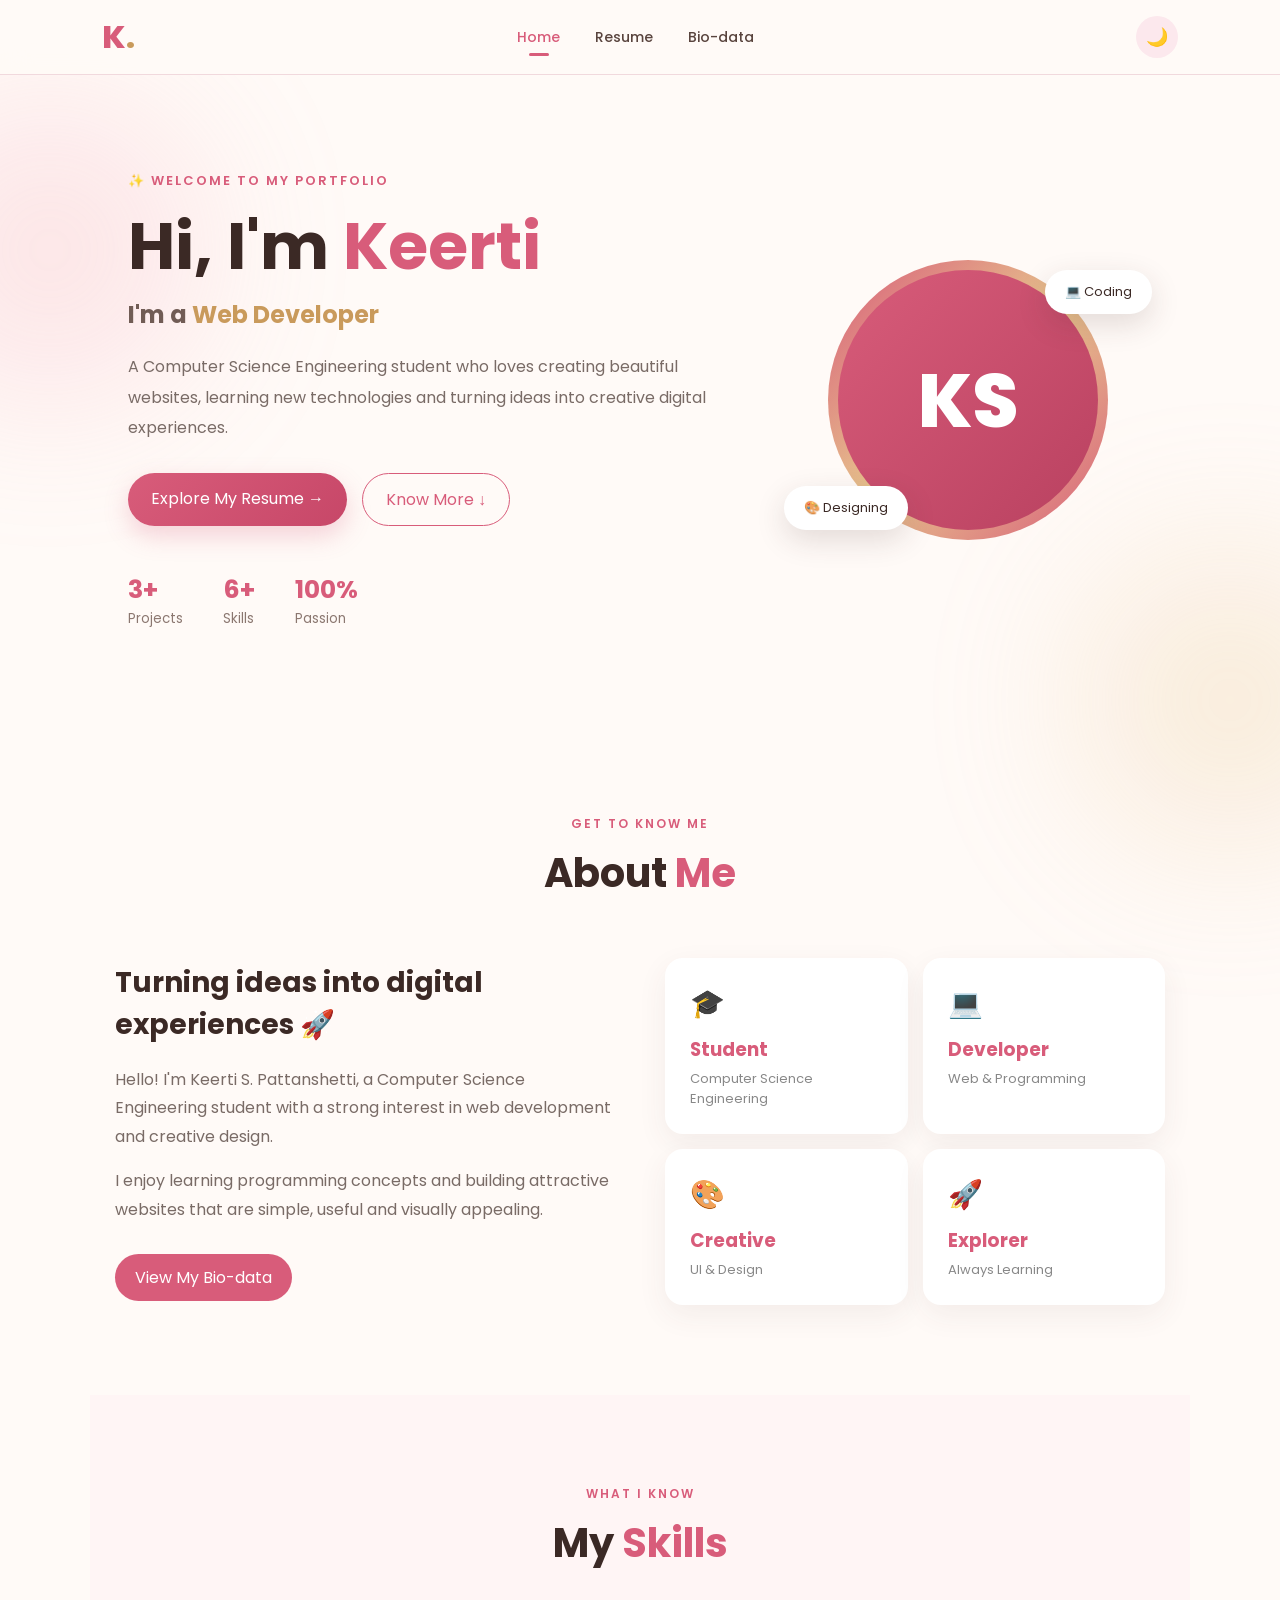
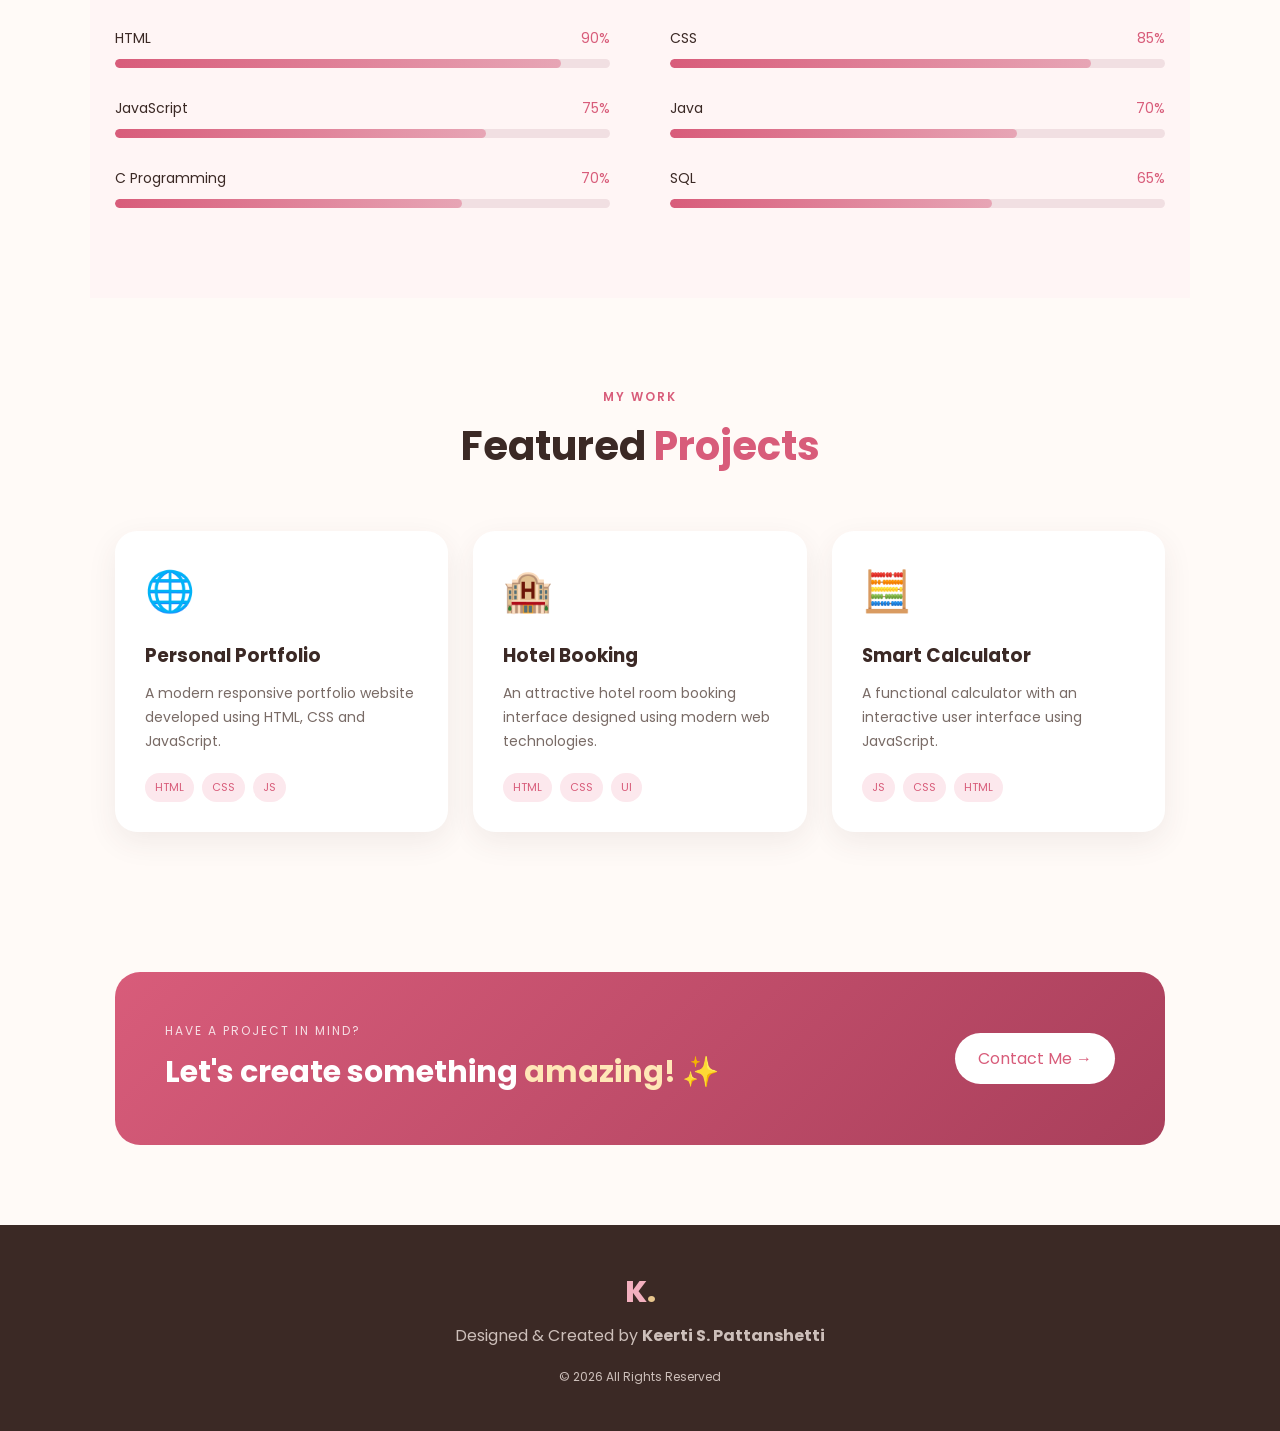
<file: index.html>
<!DOCTYPE html>
<html lang="en">

<head>

    <meta charset="UTF-8">
    <meta name="viewport" content="width=device-width, initial-scale=1.0">

    <title>Keerti | Portfolio</title>

    <link rel="stylesheet" href="style.css">

    <!-- Google Font -->
    <link rel="preconnect" href="https://fonts.googleapis.com">
    <link rel="preconnect" href="https://fonts.gstatic.com" crossorigin>

    <link href="https://fonts.googleapis.com/css2?family=Poppins:wght@300;400;500;600;700;800&display=swap"
        rel="stylesheet">

    <!-- jQuery -->
    <script src="https://code.jquery.com/jquery-3.7.1.min.js"></script>

</head>


<body>

    <!-- Background circles -->

    <div class="bg-circle circle-one"></div>
    <div class="bg-circle circle-two"></div>


    <!-- NAVIGATION -->

    <header>

        <div class="logo">
            K<span>.</span>
        </div>

        <nav>

            <a href="index.html" class="active">Home</a>

            <a href="resume.html">Resume</a>

            <a href="biodata.html">Bio-data</a>

        </nav>


        <button id="themeBtn" class="theme-btn">
            🌙
        </button>

    </header>



    <!-- HERO SECTION -->

    <section class="hero">

        <div class="hero-content">

            <p class="welcome">
                ✨ WELCOME TO MY PORTFOLIO
            </p>

            <h1>
                Hi, I'm
                <span>Keerti</span>
            </h1>

            <h2>
                I'm a <span id="typing"></span>
            </h2>

            <p class="hero-description">

                A Computer Science Engineering student who loves
                creating beautiful websites, learning new technologies
                and turning ideas into creative digital experiences.

            </p>


            <div class="hero-buttons">

                <a href="resume.html" class="main-btn">
                    Explore My Resume →
                </a>

                <a href="#about" class="second-btn">
                    Know More ↓
                </a>

            </div>


            <div class="quick-info">

                <div>
                    <strong>3+</strong>
                    <small>Projects</small>
                </div>

                <div>
                    <strong>6+</strong>
                    <small>Skills</small>
                </div>

                <div>
                    <strong>100%</strong>
                    <small>Passion</small>
                </div>

            </div>

        </div>


        <!-- PROFILE -->

        <div class="hero-profile">

            <div class="profile-glow">

                <div class="profile-circle">
                    KS
                </div>

            </div>

            <div class="floating-card card-top">
                💻 Coding
            </div>

            <div class="floating-card card-bottom">
                🎨 Designing
            </div>

        </div>

    </section>



    <!-- ABOUT -->

    <section id="about" class="section">

        <div class="section-heading">

            <p>GET TO KNOW ME</p>

            <h2>About <span>Me</span></h2>

        </div>


        <div class="about-grid">

            <div class="about-text">

                <h3>Turning ideas into digital experiences 🚀</h3>

                <p>

                    Hello! I'm Keerti S. Pattanshetti, a Computer Science
                    Engineering student with a strong interest in web
                    development and creative design.

                </p>

                <p>

                    I enjoy learning programming concepts and building
                    attractive websites that are simple, useful and
                    visually appealing.

                </p>

                <a href="biodata.html" class="small-btn">
                    View My Bio-data
                </a>

            </div>


            <div class="about-cards">

                <div class="mini-card">
                    <span>🎓</span>
                    <h3>Student</h3>
                    <p>Computer Science Engineering</p>
                </div>

                <div class="mini-card">
                    <span>💻</span>
                    <h3>Developer</h3>
                    <p>Web & Programming</p>
                </div>

                <div class="mini-card">
                    <span>🎨</span>
                    <h3>Creative</h3>
                    <p>UI & Design</p>
                </div>

                <div class="mini-card">
                    <span>🚀</span>
                    <h3>Explorer</h3>
                    <p>Always Learning</p>
                </div>

            </div>

        </div>

    </section>



    <!-- SKILLS -->

    <section class="section skills-section">

        <div class="section-heading">

            <p>WHAT I KNOW</p>

            <h2>My <span>Skills</span></h2>

        </div>


        <div class="skills-grid">


            <div class="skill">

                <div class="skill-name">
                    <span>HTML</span>
                    <span>90%</span>
                </div>

                <div class="skill-line">
                    <div class="skill-fill" data-width="90%"></div>
                </div>

            </div>


            <div class="skill">

                <div class="skill-name">
                    <span>CSS</span>
                    <span>85%</span>
                </div>

                <div class="skill-line">
                    <div class="skill-fill" data-width="85%"></div>
                </div>

            </div>


            <div class="skill">

                <div class="skill-name">
                    <span>JavaScript</span>
                    <span>75%</span>
                </div>

                <div class="skill-line">
                    <div class="skill-fill" data-width="75%"></div>
                </div>

            </div>


            <div class="skill">

                <div class="skill-name">
                    <span>Java</span>
                    <span>70%</span>
                </div>

                <div class="skill-line">
                    <div class="skill-fill" data-width="70%"></div>
                </div>

            </div>


            <div class="skill">

                <div class="skill-name">
                    <span>C Programming</span>
                    <span>70%</span>
                </div>

                <div class="skill-line">
                    <div class="skill-fill" data-width="70%"></div>
                </div>

            </div>


            <div class="skill">

                <div class="skill-name">
                    <span>SQL</span>
                    <span>65%</span>
                </div>

                <div class="skill-line">
                    <div class="skill-fill" data-width="65%"></div>
                </div>

            </div>

        </div>

    </section>



    <!-- PROJECTS -->

    <section class="section">

        <div class="section-heading">

            <p>MY WORK</p>

            <h2>Featured <span>Projects</span></h2>

        </div>


        <div class="project-grid">


            <div class="project-card">

                <div class="project-icon">
                    🌐
                </div>

                <h3>Personal Portfolio</h3>

                <p>
                    A modern responsive portfolio website developed
                    using HTML, CSS and JavaScript.
                </p>

                <div class="tags">
                    <span>HTML</span>
                    <span>CSS</span>
                    <span>JS</span>
                </div>

            </div>


            <div class="project-card">

                <div class="project-icon">
                    🏨
                </div>

                <h3>Hotel Booking</h3>

                <p>
                    An attractive hotel room booking interface
                    designed using modern web technologies.
                </p>

                <div class="tags">
                    <span>HTML</span>
                    <span>CSS</span>
                    <span>UI</span>
                </div>

            </div>


            <div class="project-card">

                <div class="project-icon">
                    🧮
                </div>

                <h3>Smart Calculator</h3>

                <p>
                    A functional calculator with an interactive
                    user interface using JavaScript.
                </p>

                <div class="tags">
                    <span>JS</span>
                    <span>CSS</span>
                    <span>HTML</span>
                </div>

            </div>

        </div>

    </section>



    <!-- CONTACT -->

    <section class="contact-section">

        <div>

            <p class="contact-small">
                HAVE A PROJECT IN MIND?
            </p>

            <h2>
                Let's create something
                <span>amazing!</span> ✨
            </h2>

        </div>


        <a href="mailto:keertiisp@gmail.com" class="contact-btn">
            Contact Me →
        </a>

    </section>



    <!-- FOOTER -->

    <footer>

        <div class="footer-logo">
            K<span>.</span>
        </div>

        <p>
            Designed & Created by
            <strong>Keerti S. Pattanshetti</strong>
        </p>

        <p class="copyright">
            © 2026 All Rights Reserved
        </p>

    </footer>


    <script src="script.js"></script>

</body>

</html>
</file>
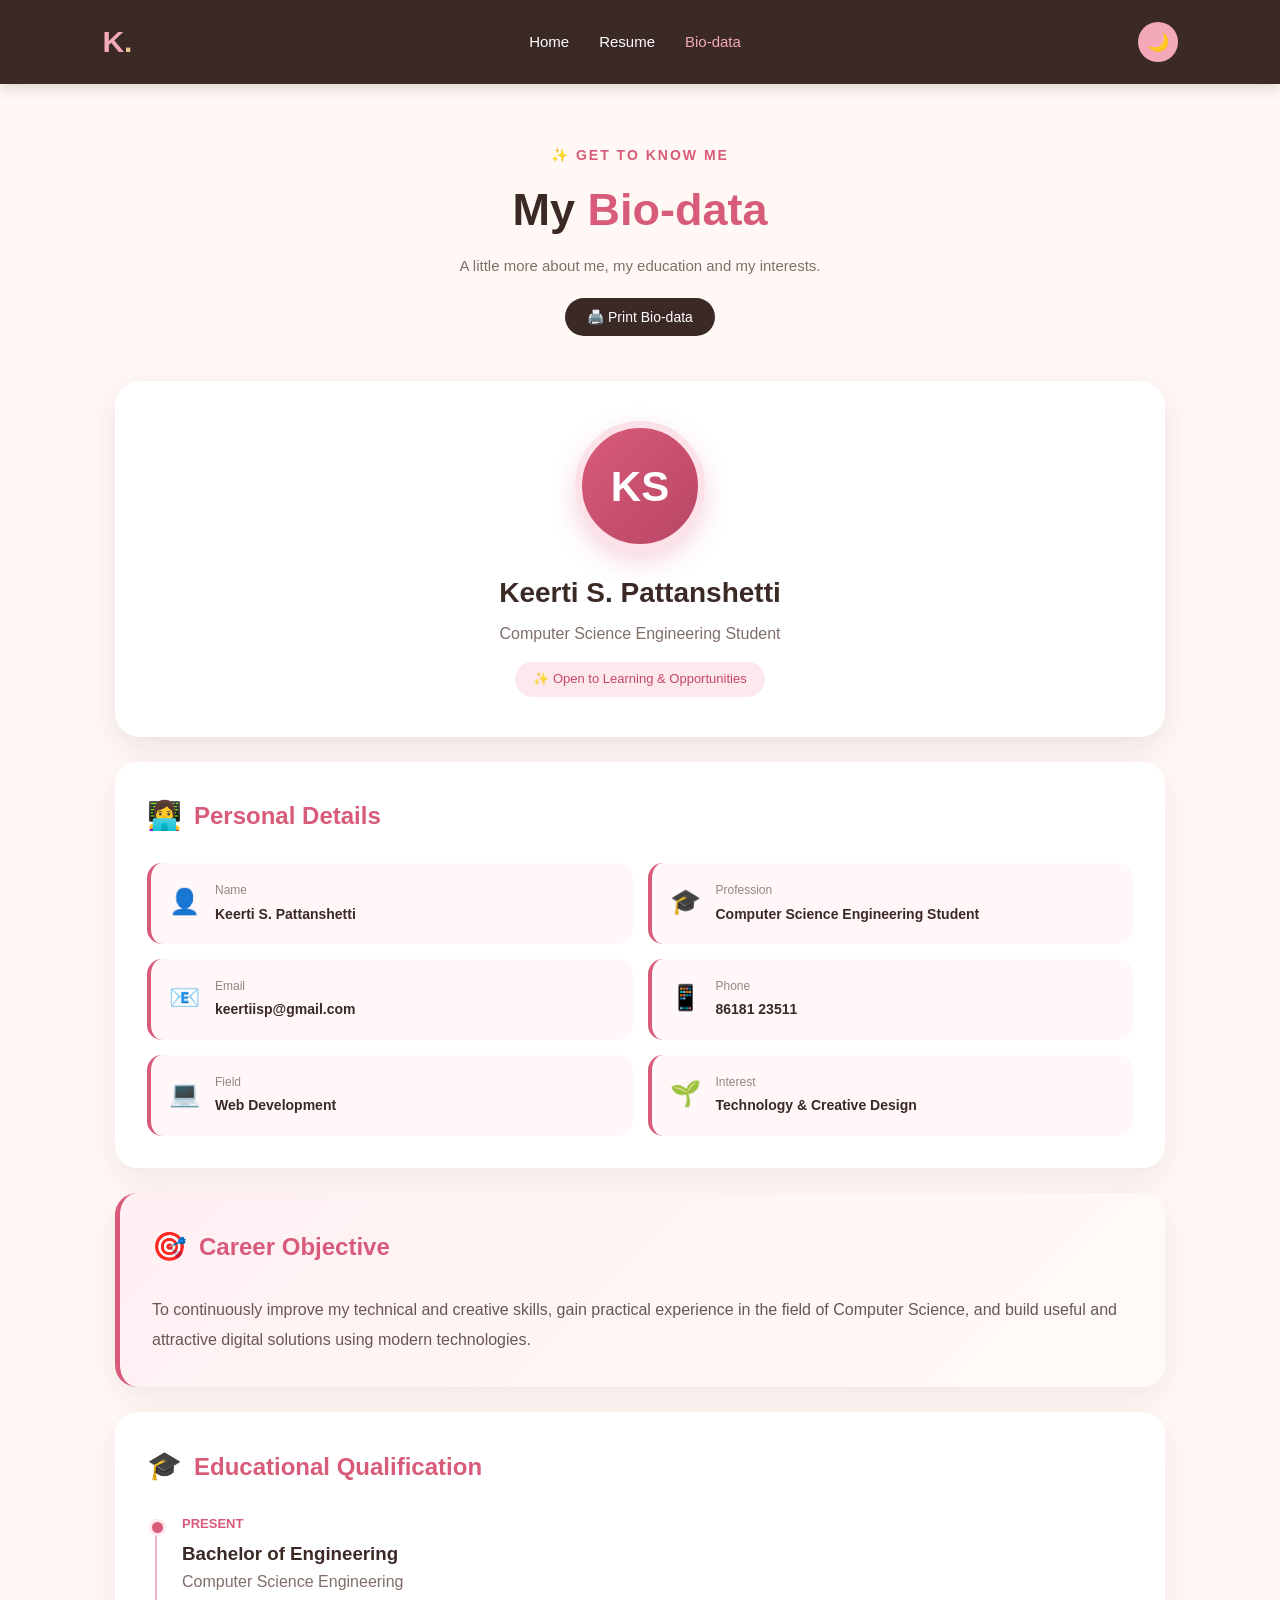
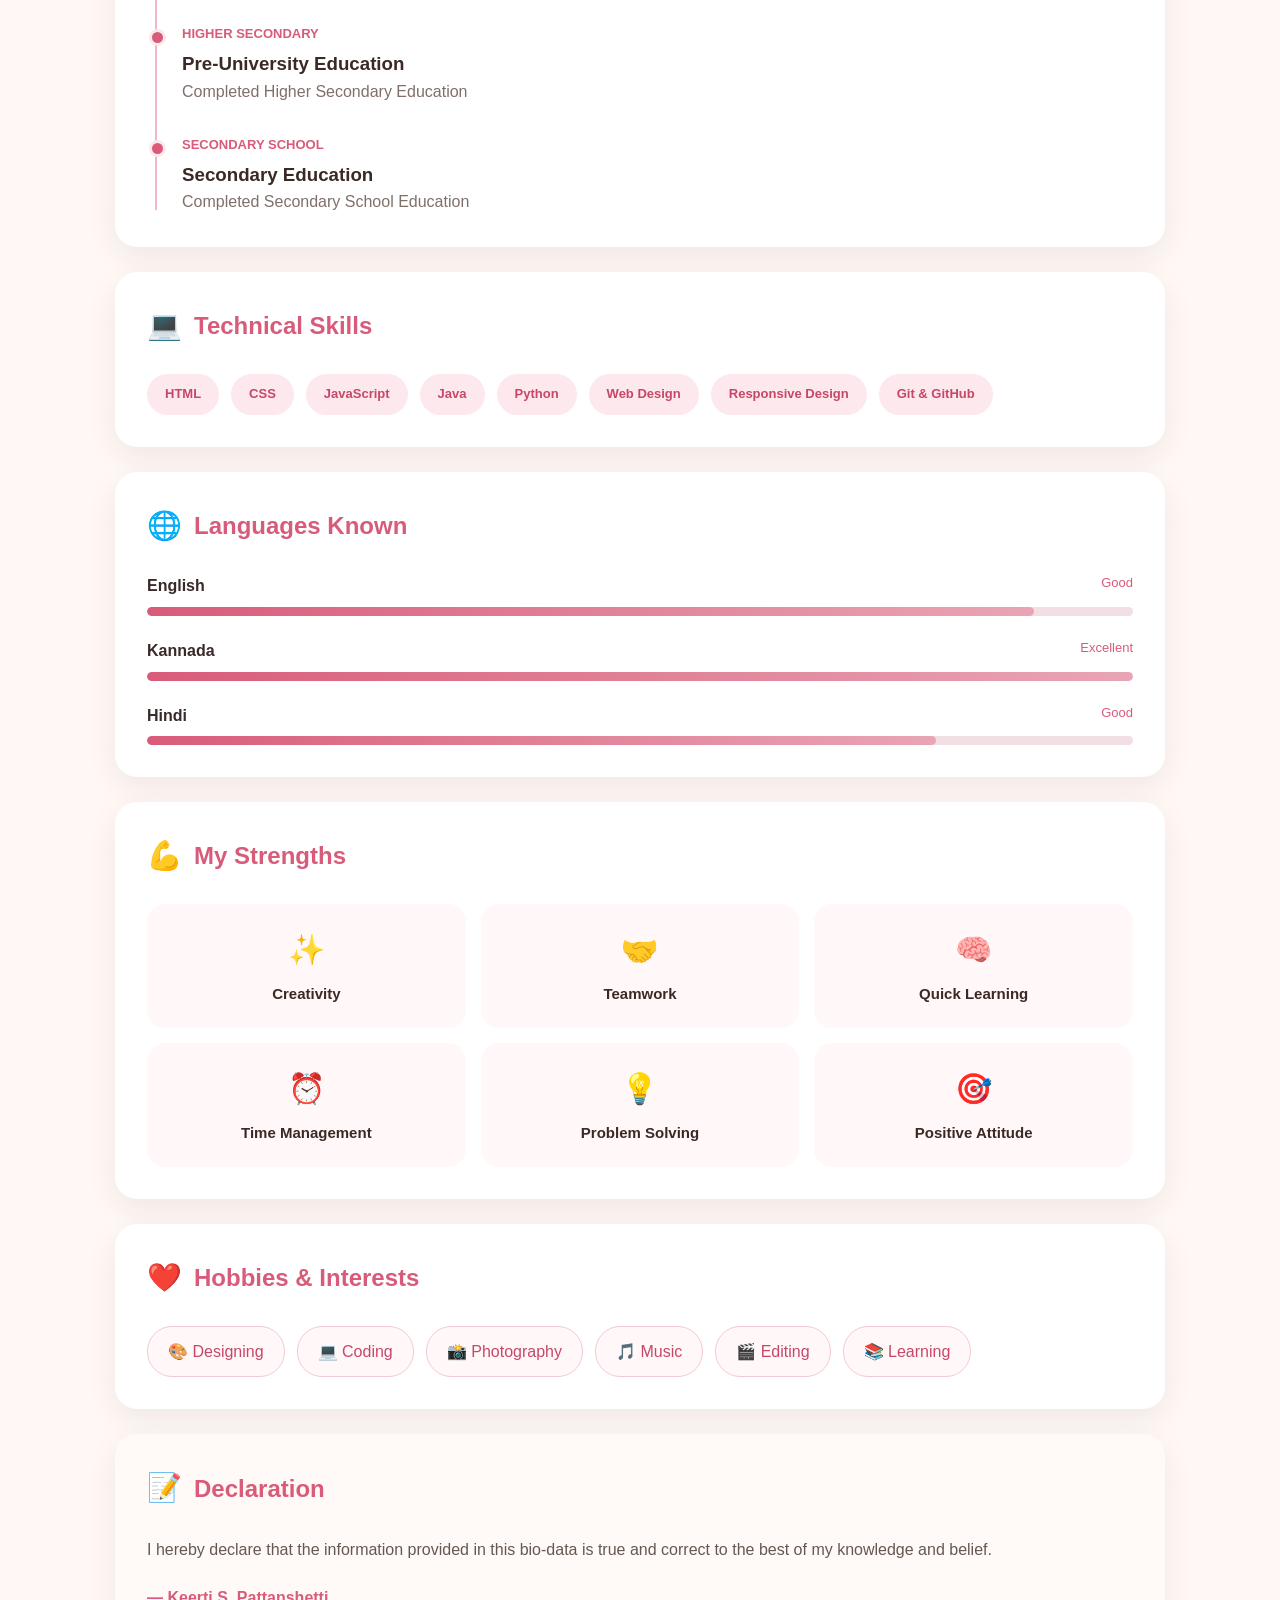
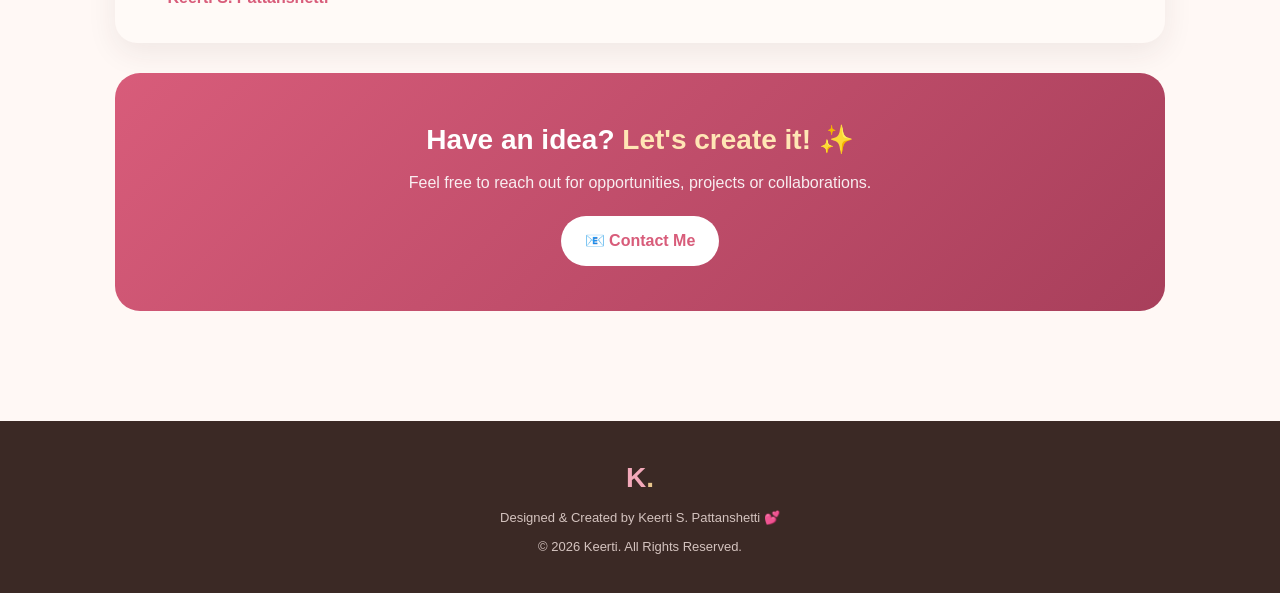
<file: biodata.html>
<!DOCTYPE html>
<html lang="en">

<head>

    <meta charset="UTF-8">

    <meta name="viewport"
          content="width=device-width, initial-scale=1.0">

    <title>Keerti | Bio-data</title>

    <style>

        * {
            margin: 0;
            padding: 0;
            box-sizing: border-box;
        }

        html {
            scroll-behavior: smooth;
        }

        body {
            font-family: Arial, sans-serif;
            background: #fff8f5;
            color: #382a28;
            line-height: 1.6;
        }

        /* ================= HEADER ================= */

        header {
            background: #3b2925;
            color: white;
            padding: 18px 8%;

            display: flex;
            align-items: center;
            justify-content: space-between;

            position: sticky;
            top: 0;
            z-index: 1000;

            box-shadow: 0 4px 15px rgba(0,0,0,0.15);
        }

        .logo {
            font-size: 30px;
            font-weight: bold;
            color: #f3a9ba;
        }

        .logo span {
            color: #e7c58d;
        }

        nav {
            display: flex;
            gap: 30px;
        }

        nav a {
            color: white;
            text-decoration: none;
            font-size: 15px;
            transition: 0.3s;
        }

        nav a:hover,
        nav a.active {
            color: #f3a9ba;
        }

        .theme-btn {
            border: none;
            background: #f3a9ba;
            color: #3b2925;

            width: 40px;
            height: 40px;

            border-radius: 50%;

            cursor: pointer;
            font-size: 18px;
        }


        /* ================= MAIN ================= */

        .container {
            width: 90%;
            max-width: 1050px;
            margin: auto;
            padding: 60px 0;
        }


        /* ================= TITLE ================= */

        .title {
            text-align: center;
            margin-bottom: 45px;
        }

        .title p {
            color: #d85c7a;
            font-size: 14px;
            font-weight: bold;
            letter-spacing: 2px;
        }

        .title h1 {
            font-size: 45px;
            margin: 8px 0;
            color: #3b2925;
        }

        .title h1 span {
            color: #d85c7a;
        }

        .title .subtitle {
            color: #806f69;
            font-size: 15px;
        }


        /* ================= PROFILE ================= */

        .profile {
            background: white;
            border-radius: 25px;

            padding: 40px;

            text-align: center;

            box-shadow: 0 10px 30px rgba(70,40,40,0.10);

            margin-bottom: 25px;
        }

        .profile-circle {
            width: 130px;
            height: 130px;

            margin: auto;
            margin-bottom: 20px;

            border-radius: 50%;

            display: flex;
            align-items: center;
            justify-content: center;

            font-size: 42px;
            font-weight: bold;

            color: white;

            background: linear-gradient(
                135deg,
                #d85c7a,
                #b94564
            );

            border: 7px solid #fce2e8;

            box-shadow: 0 10px 25px rgba(216,92,122,0.25);
        }

        .profile h2 {
            font-size: 28px;
            color: #3b2925;
        }

        .profile p {
            color: #806f69;
            margin-top: 5px;
        }

        .status {
            display: inline-block;

            margin-top: 15px;

            padding: 7px 18px;

            background: #fce8ed;

            color: #c74768;

            border-radius: 20px;

            font-size: 13px;
        }


        /* ================= CARDS ================= */

        .card {
            background: white;

            padding: 32px;

            margin-bottom: 25px;

            border-radius: 22px;

            box-shadow: 0 10px 30px rgba(70,40,40,0.08);

            transition: 0.3s;
        }

        .card:hover {
            transform: translateY(-3px);
        }

        .card-title {
            display: flex;
            align-items: center;

            gap: 12px;

            margin-bottom: 25px;
        }

        .card-title .icon {
            font-size: 28px;
        }

        .card-title h2 {
            color: #d85c7a;
            font-size: 24px;
        }


        /* ================= PERSONAL DETAILS ================= */

        .details {
            display: grid;

            grid-template-columns: 1fr 1fr;

            gap: 15px;
        }

        .detail {
            padding: 18px;

            background: #fff7f8;

            border-radius: 15px;

            display: flex;

            gap: 15px;

            border-left: 4px solid #d85c7a;
        }

        .detail-icon {
            font-size: 25px;
        }

        .detail small {
            color: #988580;

            display: block;

            font-size: 12px;
        }

        .detail strong {
            color: #3b2925;

            font-size: 14px;
        }


        /* ================= OBJECTIVE ================= */

        .objective {
            background: linear-gradient(
                135deg,
                #fff0f3,
                #fffaf7
            );

            border-left: 5px solid #d85c7a;
        }

        .objective p {
            color: #665752;
            line-height: 1.9;
        }


        /* ================= EDUCATION ================= */

        .timeline {
            position: relative;

            padding-left: 35px;
        }

        .timeline::before {
            content: "";

            position: absolute;

            left: 8px;
            top: 5px;
            bottom: 5px;

            width: 2px;

            background: #f0b8c5;
        }

        .education {
            position: relative;

            margin-bottom: 30px;
        }

        .education:last-child {
            margin-bottom: 0;
        }

        .dot {
            position: absolute;

            left: -33px;
            top: 5px;

            width: 17px;
            height: 17px;

            border-radius: 50%;

            background: #d85c7a;

            border: 3px solid #fce8ed;
        }

        .education .year {
            color: #d85c7a;

            font-size: 13px;

            font-weight: bold;
        }

        .education h3 {
            margin-top: 4px;

            color: #3b2925;
        }

        .education p {
            color: #806f69;
        }


        /* ================= SKILLS ================= */

        .skills {
            display: flex;

            flex-wrap: wrap;

            gap: 12px;
        }

        .skill {
            padding: 10px 18px;

            border-radius: 25px;

            background: #fce8ed;

            color: #c74768;

            font-size: 13px;

            font-weight: bold;

            transition: 0.3s;
        }

        .skill:hover {
            background: #d85c7a;
            color: white;

            transform: scale(1.05);
        }


        /* ================= LANGUAGES ================= */

        .language {
            margin-bottom: 22px;
        }

        .language:last-child {
            margin-bottom: 0;
        }

        .language-top {
            display: flex;

            justify-content: space-between;

            margin-bottom: 8px;
        }

        .language-top span {
            color: #d85c7a;

            font-size: 13px;
        }

        .bar {
            height: 9px;

            background: #f2dfe3;

            border-radius: 20px;

            overflow: hidden;
        }

        .fill {
            height: 100%;

            background: linear-gradient(
                90deg,
                #d85c7a,
                #e9a5b5
            );

            border-radius: 20px;
        }


        /* ================= STRENGTHS ================= */

        .strengths {
            display: grid;

            grid-template-columns: repeat(3, 1fr);

            gap: 15px;
        }

        .strength {
            padding: 22px;

            text-align: center;

            background: #fff7f8;

            border-radius: 18px;

            transition: 0.3s;
        }

        .strength:hover {
            transform: translateY(-7px);

            box-shadow: 0 10px 20px rgba(216,92,122,0.12);
        }

        .strength div {
            font-size: 30px;

            margin-bottom: 8px;
        }

        .strength h3 {
            font-size: 15px;

            color: #3b2925;
        }


        /* ================= HOBBIES ================= */

        .hobbies {
            display: flex;

            flex-wrap: wrap;

            gap: 12px;
        }

        .hobby {
            padding: 12px 20px;

            background: #fff7f8;

            border: 1px solid #f0cbd3;

            border-radius: 25px;

            color: #c74768;

            cursor: pointer;

            transition: 0.3s;
        }

        .hobby:hover {
            background: #d85c7a;
            color: white;

            transform: translateY(-3px);
        }


        /* ================= DECLARATION ================= */

        .declaration {
            background: #fffaf7;
        }

        .declaration p {
            color: #665752;

            line-height: 1.8;
        }

        .signature {
            margin-top: 20px;

            font-weight: bold;

            color: #d85c7a;
        }


        /* ================= CONTACT ================= */

        .contact {
            text-align: center;

            padding: 45px 30px;

            border-radius: 25px;

            color: white;

            background: linear-gradient(
                135deg,
                #d85c7a,
                #a83f5b
            );

            margin-top: 30px;
        }

        .contact p {
            opacity: 0.9;

            margin: 8px 0 20px;
        }

        .contact h2 {
            font-size: 28px;
        }

        .contact h2 span {
            color: #ffe6b5;
        }

        .contact a {
            display: inline-block;

            padding: 12px 24px;

            background: white;

            color: #d85c7a;

            border-radius: 25px;

            text-decoration: none;

            font-weight: bold;

            transition: 0.3s;
        }

        .contact a:hover {
            transform: scale(1.05);
        }


        /* ================= PRINT BUTTON ================= */

        .print-btn {
            margin-top: 20px;

            padding: 11px 22px;

            border: none;

            border-radius: 25px;

            background: #3b2925;

            color: white;

            cursor: pointer;

            font-size: 14px;

            transition: 0.3s;
        }

        .print-btn:hover {
            background: #d85c7a;
        }


        /* ================= FOOTER ================= */

        footer {
            background: #3b2925;

            color: white;

            text-align: center;

            padding: 35px 20px;

            margin-top: 50px;
        }

        footer .footer-logo {
            font-size: 28px;

            font-weight: bold;

            color: #f3a9ba;
        }

        footer .footer-logo span {
            color: #e7c58d;
        }

        footer p {
            color: #d4c3bf;

            margin-top: 8px;

            font-size: 13px;
        }


        /* ================= DARK MODE ================= */

        body.dark {
            background: #21191a;
            color: #fff3f5;
        }

        body.dark .title h1,
        body.dark .profile h2,
        body.dark .detail strong,
        body.dark .education h3,
        body.dark .strength h3 {
            color: #fff3f5;
        }

        body.dark .profile,
        body.dark .card {
            background: #2d2223;
        }

        body.dark .detail,
        body.dark .strength,
        body.dark .hobby {
            background: #382a2c;
            color: #f5dfe3;
        }

        body.dark .objective,
        body.dark .declaration {
            background: #302426;
        }

        body.dark .title .subtitle,
        body.dark .profile p,
        body.dark .detail small,
        body.dark .education p,
        body.dark .objective p,
        body.dark .declaration p {
            color: #cdbfc0;
        }


        /* ================= MOBILE ================= */

        @media (max-width: 750px) {

            header {
                flex-wrap: wrap;

                justify-content: center;

                gap: 15px;
            }

            nav {
                order: 3;

                width: 100%;

                justify-content: center;

                gap: 20px;
            }

            .title h1 {
                font-size: 36px;
            }

            .details {
                grid-template-columns: 1fr;
            }

            .strengths {
                grid-template-columns: 1fr;
            }

            .card {
                padding: 25px 20px;
            }

            .profile {
                padding: 30px 20px;
            }

            .contact h2 {
                font-size: 23px;
            }

        }


        /* ================= PRINT ================= */

        @media print {

            header,
            .print-btn,
            .contact,
            footer {
                display: none;
            }

            body {
                background: white;
            }

            .container {
                width: 100%;
                padding: 10px;
            }

            .card,
            .profile {
                box-shadow: none;

                border: 1px solid #ddd;
            }

        }

    </style>

</head>


<body>


    <!-- ================= HEADER ================= -->

    <header>

        <div class="logo">
            K<span>.</span>
        </div>

        <nav>

            <a href="index.html">
                Home
            </a>

            <a href="resume.html">
                Resume
            </a>

            <a href="biodata.html" class="active">
                Bio-data
            </a>

        </nav>

        <button class="theme-btn"
                onclick="toggleTheme()"
                id="themeButton">
            🌙
        </button>

    </header>



    <!-- ================= MAIN ================= -->

    <main class="container">


        <!-- TITLE -->

        <div class="title">

            <p>✨ GET TO KNOW ME</p>

            <h1>
                My <span>Bio-data</span>
            </h1>

            <div class="subtitle">
                A little more about me, my education and my interests.
            </div>

            <button class="print-btn"
                    onclick="window.print()">
                🖨️ Print Bio-data
            </button>

        </div>



        <!-- ================= PROFILE ================= -->

        <section class="profile">

            <div class="profile-circle">
                KS
            </div>

            <h2>
                Keerti S. Pattanshetti
            </h2>

            <p>
                Computer Science Engineering Student
            </p>

            <span class="status">
                ✨ Open to Learning & Opportunities
            </span>

        </section>



        <!-- ================= PERSONAL DETAILS ================= -->

        <section class="card">

            <div class="card-title">

                <div class="icon">👩‍💻</div>

                <h2>
                    Personal Details
                </h2>

            </div>


            <div class="details">


                <div class="detail">

                    <div class="detail-icon">👤</div>

                    <div>

                        <small>Name</small>

                        <strong>
                            Keerti S. Pattanshetti
                        </strong>

                    </div>

                </div>


                <div class="detail">

                    <div class="detail-icon">🎓</div>

                    <div>

                        <small>Profession</small>

                        <strong>
                            Computer Science Engineering Student
                        </strong>

                    </div>

                </div>


                <div class="detail">

                    <div class="detail-icon">📧</div>

                    <div>

                        <small>Email</small>

                        <strong>
                            keertiisp@gmail.com
                        </strong>

                    </div>

                </div>


                <div class="detail">

                    <div class="detail-icon">📱</div>

                    <div>

                        <small>Phone</small>

                        <strong>
                            86181 23511
                        </strong>

                    </div>

                </div>


                <div class="detail">

                    <div class="detail-icon">💻</div>

                    <div>

                        <small>Field</small>

                        <strong>
                            Web Development
                        </strong>

                    </div>

                </div>


                <div class="detail">

                    <div class="detail-icon">🌱</div>

                    <div>

                        <small>Interest</small>

                        <strong>
                            Technology & Creative Design
                        </strong>

                    </div>

                </div>


            </div>

        </section>



        <!-- ================= CAREER OBJECTIVE ================= -->

        <section class="card objective">

            <div class="card-title">

                <div class="icon">🎯</div>

                <h2>
                    Career Objective
                </h2>

            </div>

            <p>
                To continuously improve my technical and creative skills,
                gain practical experience in the field of Computer Science,
                and build useful and attractive digital solutions using
                modern technologies.
            </p>

        </section>



        <!-- ================= EDUCATION ================= -->

        <section class="card">

            <div class="card-title">

                <div class="icon">🎓</div>

                <h2>
                    Educational Qualification
                </h2>

            </div>


            <div class="timeline">


                <div class="education">

                    <div class="dot"></div>

                    <div class="year">
                        PRESENT
                    </div>

                    <h3>
                        Bachelor of Engineering
                    </h3>

                    <p>
                        Computer Science Engineering
                    </p>

                </div>


                <div class="education">

                    <div class="dot"></div>

                    <div class="year">
                        HIGHER SECONDARY
                    </div>

                    <h3>
                        Pre-University Education
                    </h3>

                    <p>
                        Completed Higher Secondary Education
                    </p>

                </div>


                <div class="education">

                    <div class="dot"></div>

                    <div class="year">
                        SECONDARY SCHOOL
                    </div>

                    <h3>
                        Secondary Education
                    </h3>

                    <p>
                        Completed Secondary School Education
                    </p>

                </div>


            </div>

        </section>



        <!-- ================= TECHNICAL SKILLS ================= -->

        <section class="card">

            <div class="card-title">

                <div class="icon">💻</div>

                <h2>
                    Technical Skills
                </h2>

            </div>


            <div class="skills">

                <div class="skill">HTML</div>

                <div class="skill">CSS</div>

                <div class="skill">JavaScript</div>

                <div class="skill">Java</div>

                <div class="skill">Python</div>

                <div class="skill">Web Design</div>

                <div class="skill">Responsive Design</div>

                <div class="skill">Git & GitHub</div>

            </div>

        </section>



        <!-- ================= LANGUAGES ================= -->

        <section class="card">

            <div class="card-title">

                <div class="icon">🌐</div>

                <h2>
                    Languages Known
                </h2>

            </div>


            <div class="language">

                <div class="language-top">

                    <strong>English</strong>

                    <span>Good</span>

                </div>

                <div class="bar">

                    <div class="fill"
                         style="width: 90%;">
                    </div>

                </div>

            </div>


            <div class="language">

                <div class="language-top">

                    <strong>Kannada</strong>

                    <span>Excellent</span>

                </div>

                <div class="bar">

                    <div class="fill"
                         style="width: 100%;">
                    </div>

                </div>

            </div>


            <div class="language">

                <div class="language-top">

                    <strong>Hindi</strong>

                    <span>Good</span>

                </div>

                <div class="bar">

                    <div class="fill"
                         style="width: 80%;">
                    </div>

                </div>

            </div>

        </section>



        <!-- ================= STRENGTHS ================= -->

        <section class="card">

            <div class="card-title">

                <div class="icon">💪</div>

                <h2>
                    My Strengths
                </h2>

            </div>


            <div class="strengths">


                <div class="strength">

                    <div>✨</div>

                    <h3>
                        Creativity
                    </h3>

                </div>


                <div class="strength">

                    <div>🤝</div>

                    <h3>
                        Teamwork
                    </h3>

                </div>


                <div class="strength">

                    <div>🧠</div>

                    <h3>
                        Quick Learning
                    </h3>

                </div>


                <div class="strength">

                    <div>⏰</div>

                    <h3>
                        Time Management
                    </h3>

                </div>


                <div class="strength">

                    <div>💡</div>

                    <h3>
                        Problem Solving
                    </h3>

                </div>


                <div class="strength">

                    <div>🎯</div>

                    <h3>
                        Positive Attitude
                    </h3>

                </div>


            </div>

        </section>



        <!-- ================= HOBBIES ================= -->

        <section class="card">

            <div class="card-title">

                <div class="icon">❤️</div>

                <h2>
                    Hobbies & Interests
                </h2>

            </div>


            <div class="hobbies">

                <div class="hobby">
                    🎨 Designing
                </div>

                <div class="hobby">
                    💻 Coding
                </div>

                <div class="hobby">
                    📸 Photography
                </div>

                <div class="hobby">
                    🎵 Music
                </div>

                <div class="hobby">
                    🎬 Editing
                </div>

                <div class="hobby">
                    📚 Learning
                </div>

            </div>

        </section>



        <!-- ================= DECLARATION ================= -->

        <section class="card declaration">

            <div class="card-title">

                <div class="icon">📝</div>

                <h2>
                    Declaration
                </h2>

            </div>

            <p>
                I hereby declare that the information provided in this
                bio-data is true and correct to the best of my knowledge
                and belief.
            </p>

            <div class="signature">
                — Keerti S. Pattanshetti
            </div>

        </section>



        <!-- ================= CONTACT ================= -->

        <section class="contact">

            <h2>
                Have an idea?
                <span>Let's create it!</span> ✨
            </h2>

            <p>
                Feel free to reach out for opportunities,
                projects or collaborations.
            </p>

            <a href="mailto:keertiisp@gmail.com">
                📧 Contact Me
            </a>

        </section>


    </main>



    <!-- ================= FOOTER ================= -->

    <footer>

        <div class="footer-logo">
            K<span>.</span>
        </div>

        <p>
            Designed & Created by Keerti S. Pattanshetti 💕
        </p>

        <p>
            © 2026 Keerti. All Rights Reserved.
        </p>

    </footer>



    <!-- ================= JAVASCRIPT ================= -->

    <script>

        function toggleTheme() {

            document.body.classList.toggle("dark");

            const button =
                document.getElementById("themeButton");

            if (document.body.classList.contains("dark")) {

                button.innerHTML = "☀️";

                localStorage.setItem(
                    "theme",
                    "dark"
                );

            } else {

                button.innerHTML = "🌙";

                localStorage.setItem(
                    "theme",
                    "light"
                );

            }

        }


        /* Remember selected theme */

        window.onload = function () {

            const savedTheme =
                localStorage.getItem("theme");

            const button =
                document.getElementById("themeButton");

            if (savedTheme === "dark") {

                document.body.classList.add("dark");

                button.innerHTML = "☀️";

            }

        };


        /* Hobby click interaction */

        const hobbies =
            document.querySelectorAll(".hobby");

        hobbies.forEach(function(hobby) {

            hobby.addEventListener("click", function() {

                this.style.transform = "scale(1.08)";

                setTimeout(() => {

                    this.style.transform = "";

                }, 250);

            });

        });

    </script>


</body>

</html>
</file>
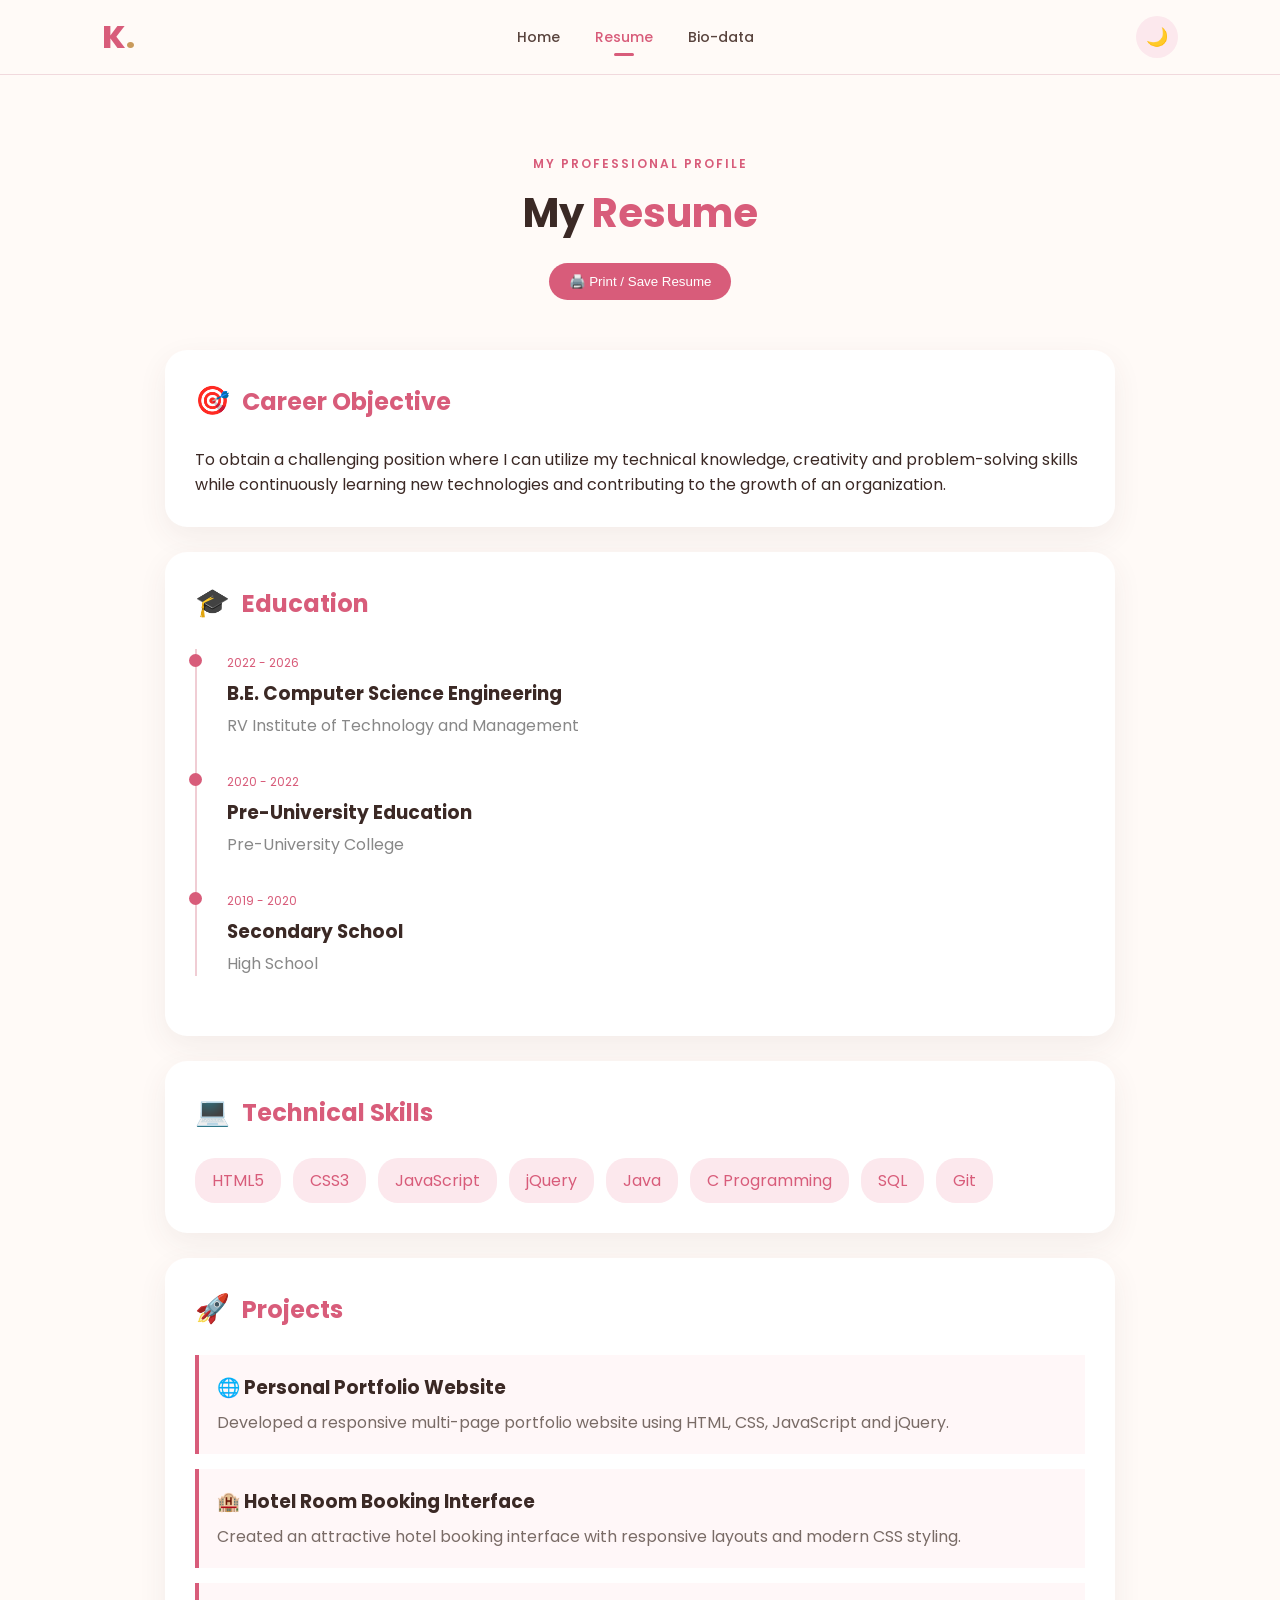
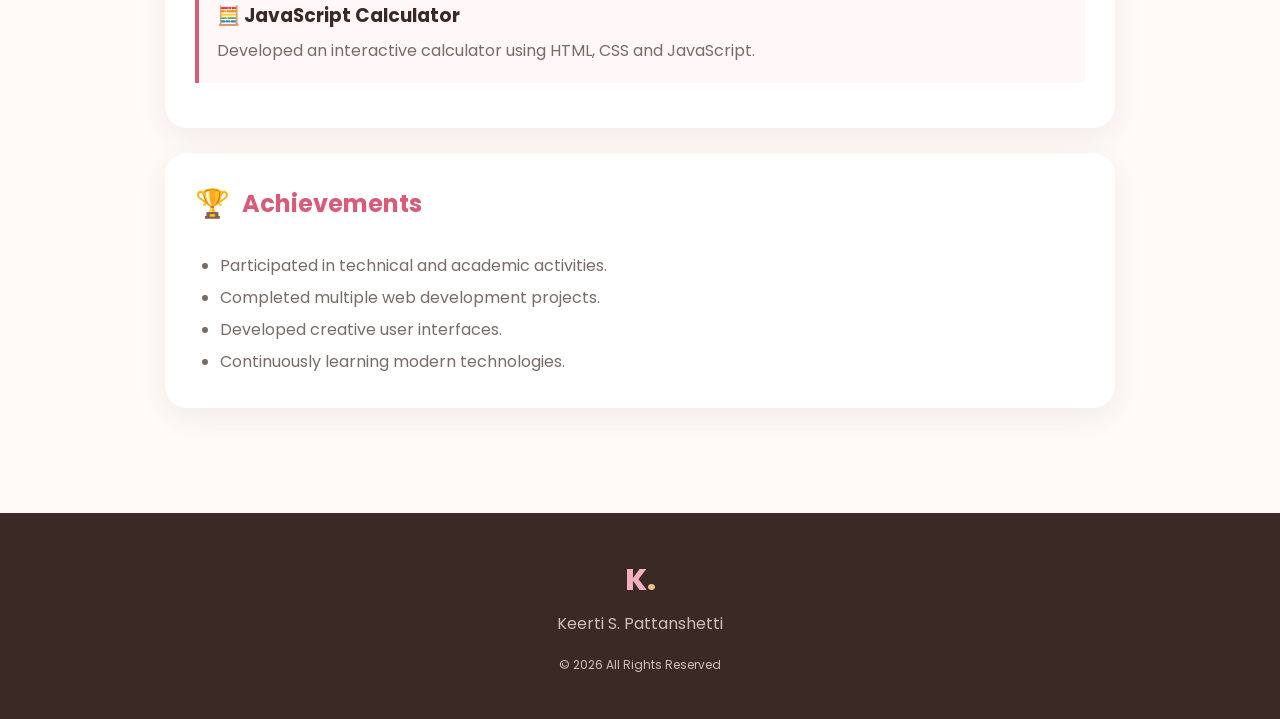
<file: resume.html>
<!DOCTYPE html>
<html lang="en">

<head>

    <meta charset="UTF-8">
    <meta name="viewport" content="width=device-width, initial-scale=1.0">

    <title>Keerti | Resume</title>

    <link rel="stylesheet" href="style.css">

    <link rel="preconnect" href="https://fonts.googleapis.com">

    <link href="https://fonts.googleapis.com/css2?family=Poppins:wght@300;400;500;600;700;800&display=swap"
        rel="stylesheet">

</head>


<body>


<header>

    <div class="logo">
        K<span>.</span>
    </div>

    <nav>

        <a href="index.html">
            Home
        </a>

        <a href="resume.html" class="active">
            Resume
        </a>

        <a href="biodata.html">
            Bio-data
        </a>

    </nav>

    <button id="themeBtn" class="theme-btn">
        🌙
    </button>

</header>



<main class="resume-page">


    <div class="page-title">

        <p>MY PROFESSIONAL PROFILE</p>

        <h1>My <span>Resume</span></h1>

        <button onclick="window.print()" class="print-btn">
            🖨️ Print / Save Resume
        </button>

    </div>



    <!-- CAREER -->

    <section class="resume-card">

        <div class="resume-heading">
            <span>🎯</span>
            <h2>Career Objective</h2>
        </div>

        <p>

            To obtain a challenging position where I can utilize my
            technical knowledge, creativity and problem-solving skills
            while continuously learning new technologies and
            contributing to the growth of an organization.

        </p>

    </section>



    <!-- EDUCATION -->

    <section class="resume-card">

        <div class="resume-heading">

            <span>🎓</span>

            <h2>Education</h2>

        </div>


        <div class="timeline">


            <div class="timeline-item">

                <div class="timeline-dot"></div>

                <div>

                    <span class="year">
                        2022 - 2026
                    </span>

                    <h3>
                        B.E. Computer Science Engineering
                    </h3>

                    <p>
                        RV Institute of Technology and Management
                    </p>

                </div>

            </div>


            <div class="timeline-item">

                <div class="timeline-dot"></div>

                <div>

                    <span class="year">
                        2020 - 2022
                    </span>

                    <h3>
                        Pre-University Education
                    </h3>

                    <p>
                        Pre-University College
                    </p>

                </div>

            </div>


            <div class="timeline-item">

                <div class="timeline-dot"></div>

                <div>

                    <span class="year">
                        2019 - 2020
                    </span>

                    <h3>
                        Secondary School
                    </h3>

                    <p>
                        High School
                    </p>

                </div>

            </div>

        </div>

    </section>



    <!-- SKILLS -->

    <section class="resume-card">

        <div class="resume-heading">

            <span>💻</span>

            <h2>Technical Skills</h2>

        </div>


        <div class="resume-skills">

            <span>HTML5</span>

            <span>CSS3</span>

            <span>JavaScript</span>

            <span>jQuery</span>

            <span>Java</span>

            <span>C Programming</span>

            <span>SQL</span>

            <span>Git</span>

        </div>

    </section>



    <!-- PROJECTS -->

    <section class="resume-card">

        <div class="resume-heading">

            <span>🚀</span>

            <h2>Projects</h2>

        </div>


        <div class="resume-project">

            <h3>🌐 Personal Portfolio Website</h3>

            <p>

                Developed a responsive multi-page portfolio website
                using HTML, CSS, JavaScript and jQuery.

            </p>

        </div>


        <div class="resume-project">

            <h3>🏨 Hotel Room Booking Interface</h3>

            <p>

                Created an attractive hotel booking interface with
                responsive layouts and modern CSS styling.

            </p>

        </div>


        <div class="resume-project">

            <h3>🧮 JavaScript Calculator</h3>

            <p>

                Developed an interactive calculator using HTML,
                CSS and JavaScript.

            </p>

        </div>

    </section>



    <!-- ACHIEVEMENTS -->

    <section class="resume-card">

        <div class="resume-heading">

            <span>🏆</span>

            <h2>Achievements</h2>

        </div>


        <ul class="achievement-list">

            <li>
                Participated in technical and academic activities.
            </li>

            <li>
                Completed multiple web development projects.
            </li>

            <li>
                Developed creative user interfaces.
            </li>

            <li>
                Continuously learning modern technologies.
            </li>

        </ul>

    </section>


</main>



<footer>

    <div class="footer-logo">
        K<span>.</span>
    </div>

    <p>
        Keerti S. Pattanshetti
    </p>

    <p class="copyright">
        © 2026 All Rights Reserved
    </p>

</footer>


<script src="script.js"></script>

</body>

</html>
</file>
<file: style.css>
* {
    margin: 0;
    padding: 0;
    box-sizing: border-box;
}

html {
    scroll-behavior: smooth;
}

body {
    font-family: "Poppins", sans-serif;
    background: #fffaf7;
    color: #3b2925;
    overflow-x: hidden;
    transition: 0.4s;
}


/* =========================
   BACKGROUND
========================= */

.bg-circle {
    position: fixed;
    border-radius: 50%;
    filter: blur(80px);
    opacity: 0.25;
    z-index: -1;
}

.circle-one {
    width: 300px;
    height: 300px;
    background: #f4a6b8;
    top: 100px;
    left: -100px;
}

.circle-two {
    width: 300px;
    height: 300px;
    background: #e7c58d;
    bottom: 50px;
    right: -100px;
}


/* =========================
   HEADER
========================= */

header {
    width: 100%;
    height: 75px;
    padding: 0 8%;

    display: flex;
    align-items: center;
    justify-content: space-between;

    background: rgba(255, 250, 247, 0.92);
    backdrop-filter: blur(15px);

    position: sticky;
    top: 0;
    z-index: 100;

    border-bottom: 1px solid #f1d9dd;
}

.logo {
    font-size: 32px;
    font-weight: 800;
    color: #d85c7a;
}

.logo span {
    color: #c99a5b;
}

nav {
    display: flex;
    gap: 35px;
}

nav a {
    text-decoration: none;
    color: #59443e;
    font-size: 14px;
    font-weight: 500;
    position: relative;
    transition: 0.3s;
}

nav a:hover,
nav a.active {
    color: #d85c7a;
}

nav a.active::after {
    content: "";

    width: 20px;
    height: 3px;

    background: #d85c7a;

    border-radius: 10px;

    position: absolute;
    bottom: -8px;
    left: 50%;

    transform: translateX(-50%);
}

.theme-btn {
    border: none;
    background: #fce8ed;

    width: 42px;
    height: 42px;

    border-radius: 50%;

    cursor: pointer;
    font-size: 18px;
}


/* =========================
   HERO
========================= */

.hero {
    min-height: 650px;

    padding: 80px 10%;

    display: flex;
    align-items: center;
    justify-content: space-between;

    gap: 60px;
}

.hero-content {
    max-width: 650px;
}

.welcome {
    color: #d85c7a;
    letter-spacing: 2px;
    font-size: 13px;
    font-weight: 600;
    margin-bottom: 20px;
}

.hero h1 {
    font-size: 65px;
    line-height: 1.1;
    margin-bottom: 15px;
}

.hero h1 span {
    color: #d85c7a;
}

.hero h2 {
    font-size: 24px;
    color: #715c55;
}

.hero h2 span {
    color: #c99a5b;
}

.hero-description {
    color: #796b66;
    line-height: 1.9;
    max-width: 600px;
    margin-top: 20px;
}


/* BUTTONS */

.hero-buttons {
    display: flex;
    gap: 15px;
    margin-top: 30px;
}

.main-btn,
.second-btn {
    text-decoration: none;
    padding: 13px 23px;
    border-radius: 30px;
    transition: 0.3s;
}

.main-btn {
    color: white;

    background: linear-gradient(
        135deg,
        #d85c7a,
        #c74768
    );

    box-shadow: 0 10px 25px rgba(216, 92, 122, 0.25);
}

.main-btn:hover {
    transform: translateY(-4px);
}

.second-btn {
    color: #d85c7a;
    border: 1px solid #d85c7a;
}

.second-btn:hover {
    color: white;
    background: #d85c7a;
}


/* QUICK INFO */

.quick-info {
    display: flex;
    gap: 40px;
    margin-top: 45px;
}

.quick-info div {
    display: flex;
    flex-direction: column;
}

.quick-info strong {
    font-size: 25px;
    color: #d85c7a;
}

.quick-info small {
    color: #8b7770;
}


/* =========================
   PROFILE
========================= */

.hero-profile {
    width: 370px;
    height: 400px;

    position: relative;

    display: flex;
    justify-content: center;
    align-items: center;
}

.profile-glow {
    width: 280px;
    height: 280px;

    border-radius: 50%;

    padding: 10px;

    background: linear-gradient(
        135deg,
        #d85c7a,
        #e7c58d,
        #d85c7a
    );

    animation: rotate 8s linear infinite;
}

.profile-circle {
    width: 100%;
    height: 100%;

    border-radius: 50%;

    display: flex;
    align-items: center;
    justify-content: center;

    font-size: 75px;
    font-weight: 800;

    color: white;

    background: linear-gradient(
        135deg,
        #d85c7a,
        #b94160
    );

    animation: counterRotate 8s linear infinite;
}

@keyframes rotate {

    from {
        transform: rotate(0);
    }

    to {
        transform: rotate(360deg);
    }

}

@keyframes counterRotate {

    from {
        transform: rotate(0);
    }

    to {
        transform: rotate(-360deg);
    }

}


/* FLOATING CARDS */

.floating-card {
    position: absolute;

    padding: 12px 20px;

    background: white;

    border-radius: 30px;

    box-shadow: 0 10px 30px rgba(70, 40, 40, 0.15);

    font-size: 13px;

    animation: float 3s ease-in-out infinite;
}

.card-top {
    top: 70px;
    right: 0;
}

.card-bottom {
    bottom: 70px;
    left: 0;

    animation-delay: 1s;
}

@keyframes float {

    0%,
    100% {
        transform: translateY(0);
    }

    50% {
        transform: translateY(-12px);
    }

}


/* =========================
   SECTIONS
========================= */

.section {
    max-width: 1100px;
    margin: auto;
    padding: 90px 25px;
}

.section-heading {
    text-align: center;
    margin-bottom: 55px;
}

.section-heading p,
.page-title p {
    color: #d85c7a;
    letter-spacing: 2px;
    font-size: 12px;
    font-weight: 600;
}

.section-heading h2,
.page-title h1 {
    font-size: 40px;
    margin-top: 10px;
}

.section-heading span,
.page-title span {
    color: #d85c7a;
}


/* =========================
   ABOUT
========================= */

.about-grid {
    display: grid;

    grid-template-columns: 1fr 1fr;

    gap: 50px;

    align-items: center;
}

.about-text h3 {
    font-size: 28px;
    margin-bottom: 20px;
}

.about-text p {
    color: #796b66;
    line-height: 1.8;
    margin-bottom: 15px;
}

.small-btn {
    display: inline-block;

    margin-top: 15px;

    padding: 11px 20px;

    border-radius: 25px;

    background: #d85c7a;

    color: white;

    text-decoration: none;
}

.about-cards {
    display: grid;

    grid-template-columns: 1fr 1fr;

    gap: 15px;
}

.mini-card {
    padding: 25px;

    background: white;

    border-radius: 18px;

    box-shadow: 0 10px 30px rgba(80, 50, 50, 0.07);

    transition: 0.3s;
}

.mini-card:hover {
    transform: translateY(-8px);
}

.mini-card span {
    font-size: 28px;
}

.mini-card h3 {
    margin-top: 10px;
    color: #d85c7a;
}

.mini-card p {
    color: #888;
    font-size: 13px;
    margin-top: 5px;
}


/* =========================
   SKILLS
========================= */

.skills-section {
    background: #fff5f5;
}

.skills-grid {
    display: grid;

    grid-template-columns: 1fr 1fr;

    gap: 30px 60px;
}

.skill-name {
    display: flex;

    justify-content: space-between;

    margin-bottom: 10px;

    font-size: 14px;
}

.skill-name span:last-child {
    color: #d85c7a;
}

.skill-line {
    width: 100%;

    height: 9px;

    background: #f1dfe2;

    border-radius: 20px;

    overflow: hidden;
}

.skill-fill {
    width: 0;

    height: 100%;

    border-radius: 20px;

    background: linear-gradient(
        90deg,
        #d85c7a,
        #e7a5b5
    );

    transition: width 1.5s ease;
}


/* =========================
   PROJECTS
========================= */

.project-grid {
    display: grid;

    grid-template-columns: repeat(3, 1fr);

    gap: 25px;
}

.project-card {
    padding: 30px;

    background: white;

    border-radius: 22px;

    box-shadow: 0 10px 30px rgba(80, 50, 50, 0.08);

    transition: 0.4s;

    position: relative;

    overflow: hidden;
}

.project-card:hover {
    transform: translateY(-12px);

    box-shadow: 0 20px 40px rgba(80, 50, 50, 0.15);
}

.project-icon {
    font-size: 40px;

    margin-bottom: 20px;
}

.project-card h3 {
    margin-bottom: 12px;
}

.project-card p {
    color: #796b66;

    font-size: 14px;

    line-height: 1.7;
}

.tags {
    display: flex;

    gap: 8px;

    margin-top: 20px;
}

.tags span {
    font-size: 11px;

    padding: 6px 10px;

    border-radius: 15px;

    background: #fce8ed;

    color: #d85c7a;
}


/* =========================
   CONTACT
========================= */

.contact-section {
    margin: 50px auto 80px;

    max-width: 1050px;

    padding: 50px;

    border-radius: 25px;

    color: white;

    background: linear-gradient(
        135deg,
        #d85c7a,
        #a93f5b
    );

    display: flex;

    align-items: center;

    justify-content: space-between;

    gap: 30px;
}

.contact-small {
    font-size: 12px;

    letter-spacing: 2px;

    opacity: 0.8;
}

.contact-section h2 {
    font-size: 30px;

    margin-top: 10px;
}

.contact-section h2 span {
    color: #ffe7b7;
}

.contact-btn {
    padding: 13px 23px;

    border-radius: 30px;

    background: white;

    color: #d85c7a;

    text-decoration: none;

    white-space: nowrap;
}


/* =========================
   FOOTER
========================= */

footer {
    text-align: center;

    padding: 45px 20px;

    background: #3b2925;

    color: white;
}

.footer-logo {
    font-size: 30px;

    font-weight: 800;

    color: #f3b0bf;
}

.footer-logo span {
    color: #e7c58d;
}

footer p {
    color: #cdbfba;

    margin-top: 8px;
}

.copyright {
    font-size: 12px;

    margin-top: 20px !important;
}


/* =========================
   RESUME / BIODATA
========================= */

.resume-page,
.bio-page {
    max-width: 1000px;

    margin: auto;

    padding: 80px 25px;
}

.page-title {
    text-align: center;

    margin-bottom: 50px;
}

.print-btn {
    margin-top: 20px;

    border: none;

    padding: 11px 20px;

    border-radius: 25px;

    background: #d85c7a;

    color: white;

    cursor: pointer;
}

.resume-card,
.bio-card {
    background: white;

    padding: 30px;

    margin-bottom: 25px;

    border-radius: 22px;

    box-shadow: 0 10px 30px rgba(80, 50, 50, 0.07);
}

.resume-heading {
    display: flex;

    align-items: center;

    gap: 12px;

    margin-bottom: 25px;
}

.resume-heading span {
    font-size: 28px;
}

.resume-heading h2 {
    color: #d85c7a;
}


/* TIMELINE */

.timeline {
    border-left: 2px solid #f0cdd4;

    padding-left: 30px;
}

.timeline-item {
    position: relative;

    margin-bottom: 30px;
}

.timeline-dot {
    width: 13px;

    height: 13px;

    background: #d85c7a;

    border-radius: 50%;

    position: absolute;

    left: -38px;

    top: 5px;
}

.year {
    font-size: 12px;

    color: #d85c7a;
}

.timeline-item h3 {
    margin: 5px 0;
}

.timeline-item p {
    color: #888;
}


/* RESUME SKILLS */

.resume-skills {
    display: flex;

    flex-wrap: wrap;

    gap: 12px;
}

.resume-skills span {
    padding: 10px 17px;

    border-radius: 20px;

    background: #fce8ed;

    color: #d85c7a;
}


/* RESUME PROJECT */

.resume-project {
    padding: 18px;

    margin-bottom: 15px;

    border-left: 4px solid #d85c7a;

    background: #fff7f8;
}

.resume-project p {
    color: #796b66;

    margin-top: 7px;

    line-height: 1.7;
}

.achievement-list {
    padding-left: 25px;

    line-height: 2;

    color: #796b66;
}


/* =========================
   BIO-DATA
========================= */

.bio-profile {
    text-align: center;

    margin-bottom: 40px;
}

.big-profile {
    width: 140px;

    height: 140px;

    margin: auto;

    margin-bottom: 20px;

    border-radius: 50%;

    display: flex;

    align-items: center;

    justify-content: center;

    color: white;

    font-size: 45px;

    font-weight: 800;

    background: linear-gradient(
        135deg,
        #d85c7a,
        #c99a5b
    );

    box-shadow: 0 20px 40px rgba(216, 92, 122, 0.25);
}

.bio-profile p {
    color: #888;
}

.status {
    display: inline-block;

    margin-top: 12px;

    padding: 7px 15px;

    border-radius: 20px;

    background: #fce8ed;

    color: #c74768;

    font-size: 12px;
}


/* DETAILS */

.details-grid {
    display: grid;

    grid-template-columns: 1fr 1fr;

    gap: 15px;
}

.detail {
    display: flex;

    gap: 15px;

    padding: 18px;

    border-radius: 15px;

    background: #fff7f8;
}

.detail > span {
    font-size: 25px;
}

.detail small {
    display: block;

    color: #999;
}

.detail strong {
    display: block;

    margin-top: 3px;

    font-size: 14px;
}


/* LANGUAGE */

.language-row {
    margin-bottom: 20px;
}

.language-row > div:first-child {
    display: flex;

    justify-content: space-between;

    margin-bottom: 8px;
}

.language-row span {
    color: #d85c7a;
}

.language-bar {
    height: 9px;

    background: #f1dfe2;

    border-radius: 20px;

    overflow: hidden;
}

.language-bar div {
    height: 100%;

    background: linear-gradient(
        90deg,
        #d85c7a,
        #e7a5b5
    );
}


/* HOBBIES */

.hobbies {
    display: flex;

    flex-wrap: wrap;

    gap: 12px;
}

.hobbies button {
    border: none;

    padding: 12px 18px;

    border-radius: 25px;

    background: #fce8ed;

    color: #d85c7a;

    cursor: pointer;

    transition: 0.3s;
}

.hobbies button:hover {
    background: #d85c7a;

    color: white;

    transform: scale(1.05);
}


/* BIO CONTACT */

.bio-contact {
    text-align: center;

    padding: 45px;

    border-radius: 22px;

    background: linear-gradient(
        135deg,
        #d85c7a,
        #a93f5b
    );

    color: white;
}

.bio-contact p {
    margin: 10px 0 20px;
}

.bio-contact a {
    display: inline-block;

    padding: 12px 22px;

    background: white;

    color: #d85c7a;

    border-radius: 25px;

    text-decoration: none;
}


/* =========================
   DARK MODE
========================= */

body.dark {
    background: #21191a;

    color: #fff4f5;
}

body.dark header {
    background: rgba(33, 25, 26, 0.95);

    border-color: #493536;
}

body.dark nav a {
    color: #d9c8c8;
}

body.dark .hero h2,
body.dark .hero-description,
body.dark .about-text p,
body.dark .project-card p,
body.dark .timeline-item p {
    color: #c4b5b5;
}

body.dark .project-card,
body.dark .mini-card,
body.dark .resume-card,
body.dark .bio-card,
body.dark .profile-card {
    background: #2d2223;

    color: #fff4f5;
}

body.dark .detail,
body.dark .resume-project {
    background: #382a2c;
}

body.dark .skills-section {
    background: #281e1f;
}


/* =========================
   MOBILE
========================= */

@media(max-width:800px) {

    header {
        height: auto;

        padding: 18px 5%;

        flex-wrap: wrap;

        gap: 15px;
    }

    nav {
        order: 3;

        width: 100%;

        justify-content: center;

        gap: 20px;
    }

    .hero {
        flex-direction: column;

        text-align: center;

        padding: 60px 20px;
    }

    .hero h1 {
        font-size: 45px;
    }

    .hero-profile {
        transform: scale(0.85);
    }

    .hero-buttons,
    .quick-info {
        justify-content: center;
    }

    .about-grid {
        grid-template-columns: 1fr;
    }

    .skills-grid {
        grid-template-columns: 1fr;
    }

    .project-grid {
        grid-template-columns: 1fr;
    }

    .contact-section {
        margin: 30px 20px;

        flex-direction: column;

        text-align: center;
    }

    .details-grid {
        grid-template-columns: 1fr;
    }

}

@media(max-width:500px) {

    .hero h1 {
        font-size: 38px;
    }

    .hero-profile {
        transform: scale(0.7);

        margin: -40px 0;
    }

    .about-cards {
        grid-template-columns: 1fr;
    }

}
</file>
